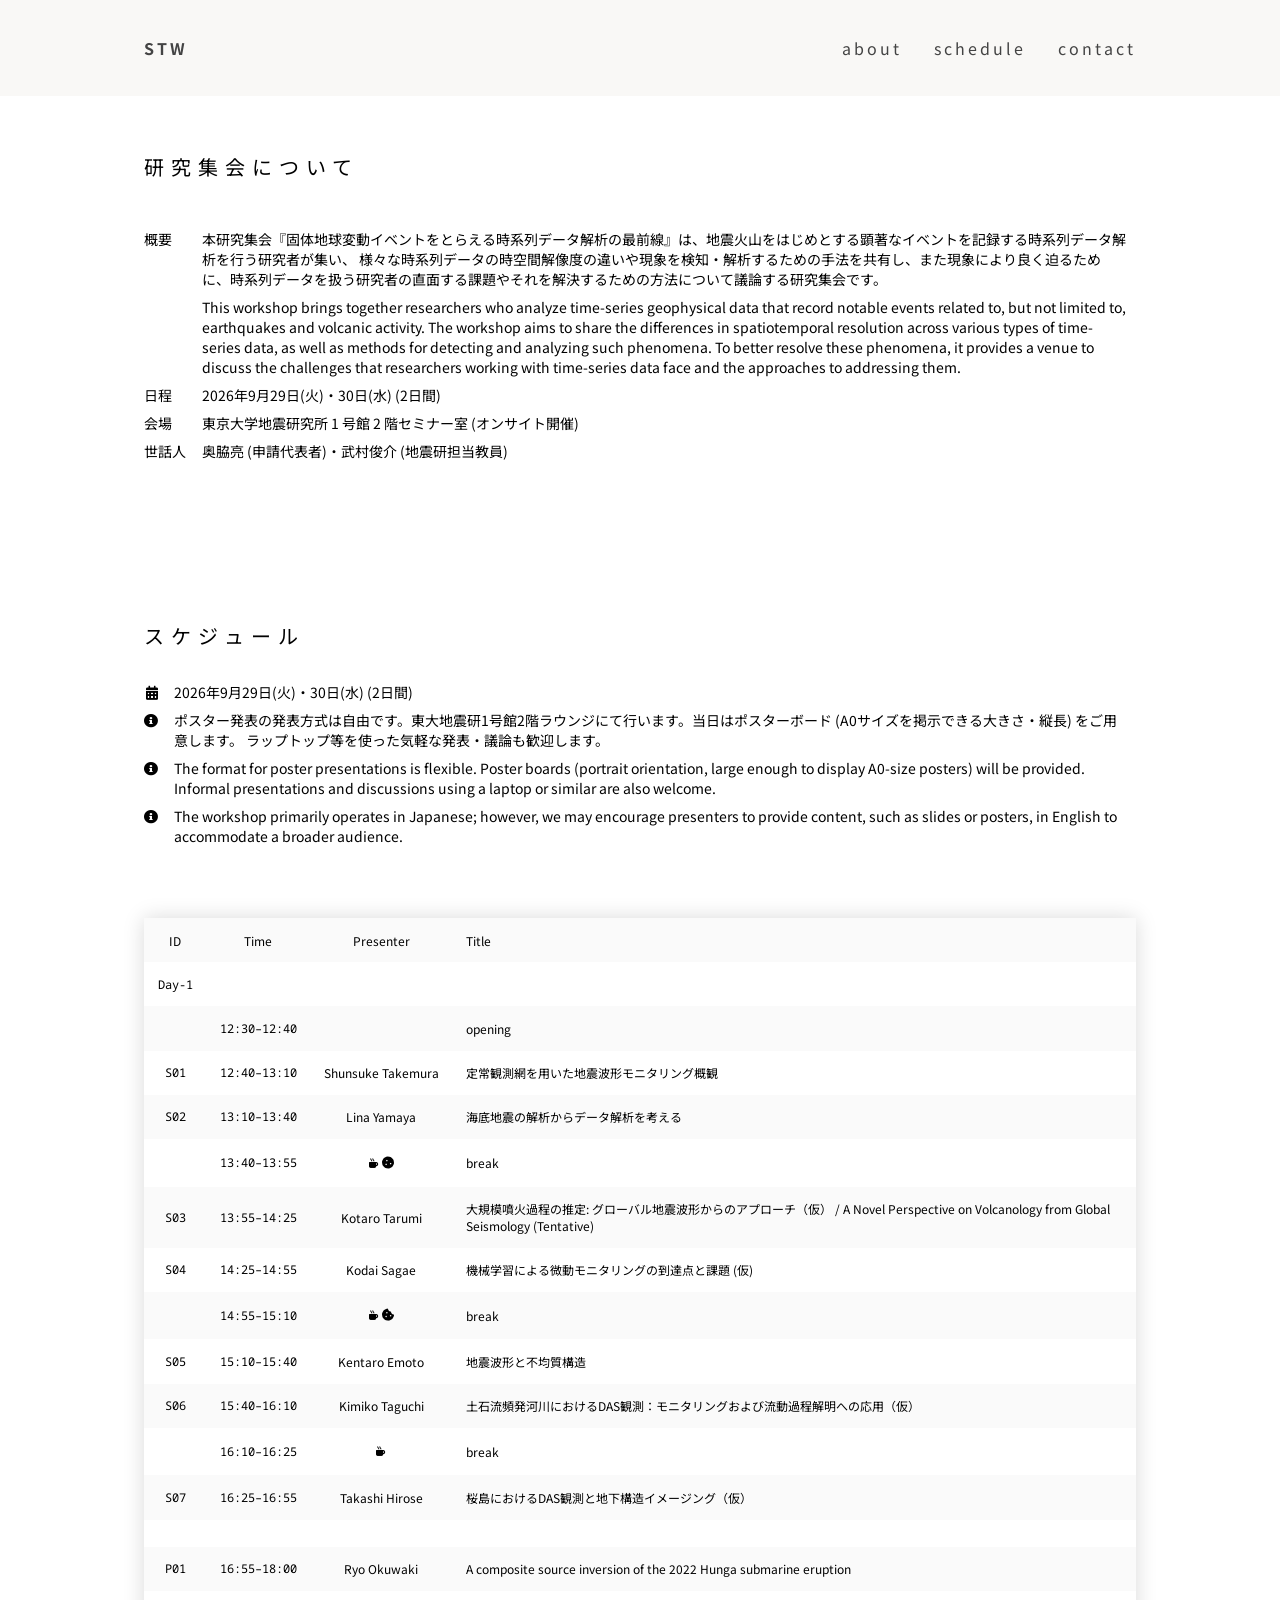
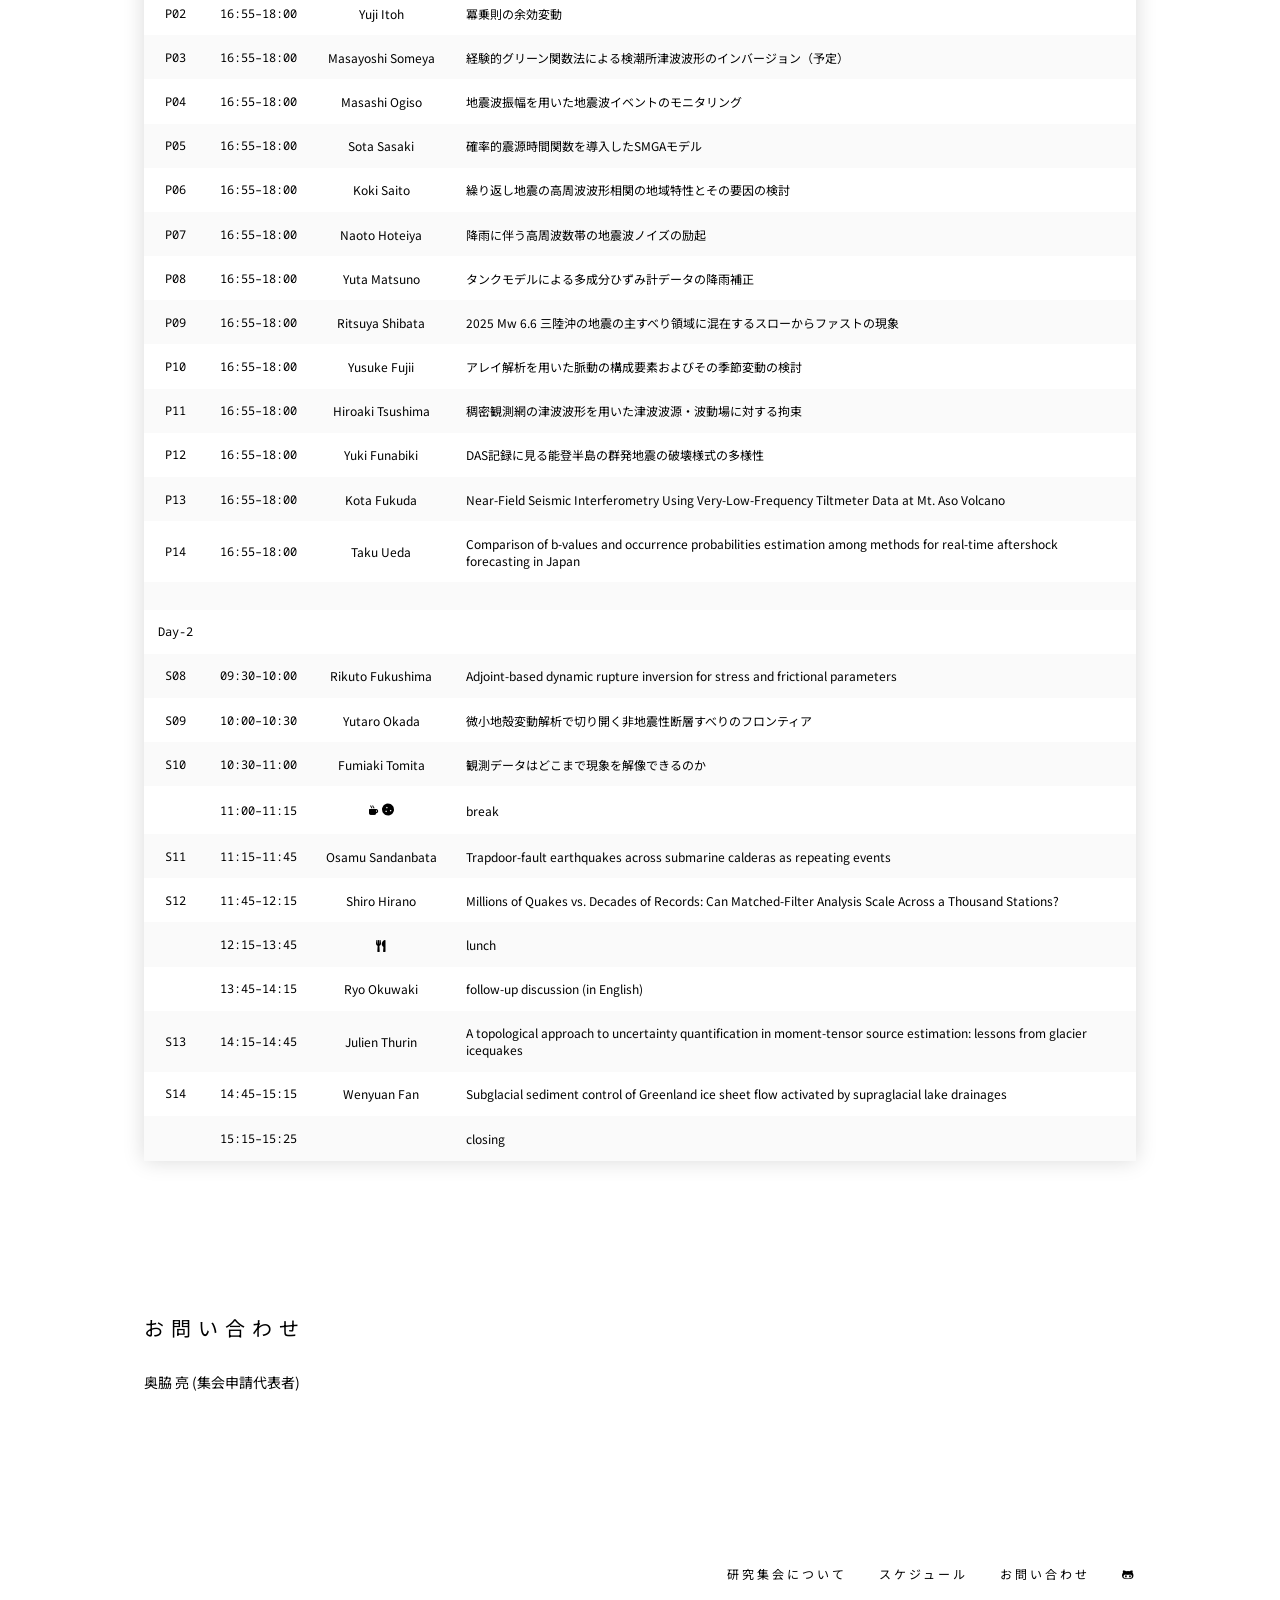
<file: docs/index.html>
<!doctype html>
<html>

<head>
  <meta charset="utf-8">
  <meta http-equiv="X-UA-Compatible" content="IE=edge,chrome=1">
  <meta name="viewport" content="width=device-width, initial-scale=1">
  <title>STW</title>
  <link rel="preconnect" href="https://fonts.googleapis.com">
  <link rel="preconnect" href="https://fonts.gstatic.com" crossorigin>
  <link href="https://fonts.googleapis.com/css2?family=Noto+Sans+JP:wght@400;700&family=Noto+Sans+Mono:wght@400;700&display=swap" rel="stylesheet">
  <link href="https://use.fontawesome.com/releases/v5.15.3/css/all.css" integrity="sha384-SZXxX4whJ79/gErwcOYf+zWLeJdY/qpuqC4cAa9rOGUstPomtqpuNWT9wdPEn2fk" crossorigin="anonymous" rel="stylesheet">
  <link href="./css/style.css" rel="preload" as="style">
  <link href="./css/style.css" rel="stylesheet">
</head>

<body>

  <div class="container">

    <nav id="menu-primary">
      <div id="menu-brand">
        <a href="https://rokuwaki.github.io/STW/">STW</a>
      </div>
      <div class="menu-container">
        <div id="menu-toggle-primary">
          <a class="open-menu-primary" href="#menu-primary"><span><i class="fas fa-bars"></i></span></a>
          <a class="close-menu-primary" href="#"><span><i class="fas fa-times"></i></span></a>
        </div>
        <div class="wrap">
          <ul class="menu-items" id="menu-primary-items">
            <li class="menu-item"><a href="#about">about</a></li>
            <li class="menu-item"><a href="#schedule">schedule</a></li>
            <li class="menu-item"><a href="#contact">contact</a></li>
          </ul>
        </div>
      </div>
    </nav>

    <div class="sub-container">
      <p class="sub-container-title" id="about">研究集会について</p>
      <table class="table organiser-table">
        <tbody>
          <tr>
            <td class="td-left">概要</td>
            <td class="td-any">本研究集会『固体地球変動イベントをとらえる時系列データ解析の最前線』は、地震火山をはじめとする顕著なイベントを記録する時系列データ解析を行う研究者が集い、
              様々な時系列データの時空間解像度の違いや現象を検知・解析するための手法を共有し、また現象により良く迫るために、時系列データを扱う研究者の直面する課題やそれを解決するための方法について議論する研究集会です。</td>
          </tr>
          <tr>
            <td class="td-left"></td>
            <td class="td-any">This workshop brings together researchers who analyze time-series geophysical data
              that record notable events related to, but not limited to, earthquakes and volcanic activity.
              The workshop aims to share the differences in spatiotemporal resolution across various types of time-series data,
              as well as methods for detecting and analyzing such phenomena.
              To better resolve these phenomena, it provides a venue to discuss the challenges that
              researchers working with time-series data face and the approaches to addressing them.</td>
          </tr>
          <tr>
            <td class="td-left">日程</td>
            <td class="td-any">2026年9月29日(火)・30日(水) (2日間)</td>
          </tr>
          <tr>
            <td class="td-left">会場</td>
            <td class="td-any">東京大学地震研究所 1 号館 2 階セミナー室 (オンサイト開催)</td>
          </tr>
          <tr>
            <td class="td-left">世話人</td>
            <td class="td-any">奥脇亮 (申請代表者)・武村俊介 (地震研担当教員)</td>
          </tr>
        </tbody>
      </table>
    </div>

    <div class="sub-container schedule">
      <p class="sub-container-title" id="schedule">スケジュール</p>

      <table class="table">
        <tbody>
          <tr>
            <td class="td-left"><i class="fas fa-calendar-alt"></i></td>
            <td class="td-any">2026年9月29日(火)・30日(水) (2日間)</td>
          </tr>
          <tr>
            <td class="td-left"><i class="fas fa-info-circle"></i></td>
            <td class="td-any">ポスター発表の発表方式は自由です。東大地震研1号館2階ラウンジにて行います。当日はポスターボード (A0サイズを掲示できる大きさ・縦長) をご用意します。
              ラップトップ等を使った気軽な発表・議論も歓迎します。</td>
          </tr>
          <tr>
            <td class="td-left"><i class="fas fa-info-circle"></i></td>
            <td class="td-any">The format for poster presentations is flexible.
              Poster boards (portrait orientation, large enough to display A0-size posters) will be provided.
              Informal presentations and discussions using a laptop or similar are also welcome.</td>
          </tr>
          <tr>
            <td class="td-left"><i class="fas fa-info-circle"></i></td>
            <td class="td-any">The workshop primarily operates in Japanese; however, we may encourage presenters to provide content, such as slides or posters, in English to accommodate a broader audience.<!-- / 発表言語の指定はありませんが、スライドやポスターなどのコンテンツについては、可能でしたら英語にしていただけると幸いです。--></td>
          </tr>
        </tbody>
      </table>

      <table class="styled-table">
        <thead>
          <tr>
            <th class="nowrap">ID</th>
            <th class="nowrap">Time</th>
            <th class="nowrap">Presenter</th>
            <th class="presentation-title">Title</th>
          </tr>
        </thead>
        <tbody>
          <tr>
            <td class="presentation-id nowrap">Day-1</td>
            <td class="presentation-time nowrap"></td>
            <td class="presentation-presenter nowrap"></td>
            <td class="presentation-title"></td>
          </tr>
          <tr>
            <td class="presentation-id nowrap"></td>
            <td class="presentation-time nowrap">12:30–12:40</td>
            <td class="presentation-presenter nowrap"></td>
            <td class="presentation-title">opening</td>
          </tr>
          <tr>
            <td class="presentation-id nowrap">S01</td>
            <td class="presentation-time nowrap">12:40–13:10</td>
            <td class="presentation-presenter nowrap">Shunsuke Takemura</td>
            <td class="presentation-title">定常観測網を用いた地震波形モニタリング概観</td>
          </tr>
          <tr>
            <td class="presentation-id nowrap">S02</td>
            <td class="presentation-time nowrap">13:10–13:40</td>
            <td class="presentation-presenter nowrap">Lina Yamaya</td>
            <td class="presentation-title">海底地震の解析からデータ解析を考える</td>
          </tr>
          <tr>
            <td class="presentation-id nowrap"></td>
            <td class="presentation-time nowrap">13:40–13:55</td>
            <td class="presentation-presenter nowrap"><i class="fas fa-mug-hot"></i> <i class="fas fa-cookie"></i></td>
            <td class="presentation-title">break</td>
          </tr>
          <tr>
            <td class="presentation-id nowrap">S03</td>
            <td class="presentation-time nowrap">13:55–14:25</td>
            <td class="presentation-presenter nowrap">Kotaro Tarumi</td>
            <td class="presentation-title">大規模噴火過程の推定: グローバル地震波形からのアプローチ（仮） / A Novel Perspective on Volcanology from Global Seismology (Tentative)</td>
          </tr>
          <tr>
            <td class="presentation-id nowrap">S04</td>
            <td class="presentation-time nowrap">14:25–14:55</td>
            <td class="presentation-presenter nowrap">Kodai Sagae</td>
            <td class="presentation-title">機械学習による微動モニタリングの到達点と課題 (仮)</td>
          </tr>
          <tr>
            <td class="presentation-id nowrap"></td>
            <td class="presentation-time nowrap">14:55–15:10</td>
            <td class="presentation-presenter nowrap"><i class="fas fa-mug-hot"></i> <i class="fas fa-cookie-bite"></i></td>
            <td class="presentation-title">break</td>
          </tr>
          <tr>
            <td class="presentation-id nowrap">S05</td>
            <td class="presentation-time nowrap">15:10–15:40</td>
            <td class="presentation-presenter nowrap">Kentaro Emoto</td>
            <td class="presentation-title">地震波形と不均質構造</td>
          </tr>
          <tr>
            <td class="presentation-id nowrap">S06</td>
            <td class="presentation-time nowrap">15:40–16:10</td>
            <td class="presentation-presenter nowrap">Kimiko Taguchi</td>
            <td class="presentation-title">土石流頻発河川におけるDAS観測：モニタリングおよび流動過程解明への応用（仮）</td>
          </tr>
          <tr>
            <td class="presentation-id nowrap"></td>
            <td class="presentation-time nowrap">16:10–16:25</td>
            <td class="presentation-presenter nowrap"><i class="fas fa-mug-hot"></i></td>
            <td class="presentation-title">break</td>
          </tr>
          <tr>
            <td class="presentation-id nowrap">S07</td>
            <td class="presentation-time nowrap">16:25–16:55</td>
            <td class="presentation-presenter nowrap">Takashi Hirose</td>
            <td class="presentation-title">桜島におけるDAS観測と地下構造イメージング（仮）</td>
          </tr>
          <tr>
            <td class="presentation-id nowrap"> </td>
            <td class="presentation-time nowrap"> </td>
            <td class="presentation-presenter nowrap"> </td>
            <td class="presentation-title"> </td>
          </tr>
          <tr>
            <td class="presentation-id nowrap">P01</td>
            <td class="presentation-time nowrap">16:55–18:00</td>
            <td class="presentation-presenter nowrap">Ryo Okuwaki</td>
            <td class="presentation-title">A composite source inversion of the 2022 Hunga submarine eruption</td>
          </tr>
          <tr>
            <td class="presentation-id nowrap">P02</td>
            <td class="presentation-time nowrap">16:55–18:00</td>
            <td class="presentation-presenter nowrap">Yuji Itoh</td>
            <td class="presentation-title">冪乗則の余効変動</td>
          </tr>
          <tr>
            <td class="presentation-id nowrap">P03</td>
            <td class="presentation-time nowrap">16:55–18:00</td>
            <td class="presentation-presenter nowrap">Masayoshi Someya</td>
            <td class="presentation-title">経験的グリーン関数法による検潮所津波波形のインバージョン（予定）</td>
          </tr>
          <tr>
            <td class="presentation-id nowrap">P04</td>
            <td class="presentation-time nowrap">16:55–18:00</td>
            <td class="presentation-presenter nowrap">Masashi Ogiso</td>
            <td class="presentation-title">地震波振幅を用いた地震波イベントのモニタリング</td>
          </tr>
          <tr>
            <td class="presentation-id nowrap">P05</td>
            <td class="presentation-time nowrap">16:55–18:00</td>
            <td class="presentation-presenter nowrap">Sota Sasaki</td>
            <td class="presentation-title">確率的震源時間関数を導入したSMGAモデル</td>
          </tr>
          <tr>
            <td class="presentation-id nowrap">P06</td>
            <td class="presentation-time nowrap">16:55–18:00</td>
            <td class="presentation-presenter nowrap">Koki Saito</td>
            <td class="presentation-title">繰り返し地震の高周波波形相関の地域特性とその要因の検討</td>
          </tr>
          <tr>
            <td class="presentation-id nowrap">P07</td>
            <td class="presentation-time nowrap">16:55–18:00</td>
            <td class="presentation-presenter nowrap">Naoto Hoteiya</td>
            <td class="presentation-title">降雨に伴う高周波数帯の地震波ノイズの励起</td>
          </tr>
          <tr>
            <td class="presentation-id nowrap">P08</td>
            <td class="presentation-time nowrap">16:55–18:00</td>
            <td class="presentation-presenter nowrap">Yuta Matsuno</td>
            <td class="presentation-title">タンクモデルによる多成分ひずみ計データの降雨補正</td>
          </tr>
          <tr>
            <td class="presentation-id nowrap">P09</td>
            <td class="presentation-time nowrap">16:55–18:00</td>
            <td class="presentation-presenter nowrap">Ritsuya Shibata</td>
            <td class="presentation-title">2025 Mw 6.6 三陸沖の地震の主すべり領域に混在するスローからファストの現象</td>
          </tr>
          <tr>
            <td class="presentation-id nowrap">P10</td>
            <td class="presentation-time nowrap">16:55–18:00</td>
            <td class="presentation-presenter nowrap">Yusuke Fujii</td>
            <td class="presentation-title">アレイ解析を用いた脈動の構成要素およびその季節変動の検討</td>
          </tr>
          <tr>
            <td class="presentation-id nowrap">P11</td>
            <td class="presentation-time nowrap">16:55–18:00</td>
            <td class="presentation-presenter nowrap">Hiroaki Tsushima</td>
            <td class="presentation-title">稠密観測網の津波波形を用いた津波波源・波動場に対する拘束</td>
          </tr>
          <tr>
            <td class="presentation-id nowrap">P12</td>
            <td class="presentation-time nowrap">16:55–18:00</td>
            <td class="presentation-presenter nowrap">Yuki Funabiki</td>
            <td class="presentation-title">DAS記録に見る能登半島の群発地震の破壊様式の多様性</td>
          </tr>
          <tr>
            <td class="presentation-id nowrap">P13</td>
            <td class="presentation-time nowrap">16:55–18:00</td>
            <td class="presentation-presenter nowrap">Kota Fukuda</td>
            <td class="presentation-title">Near-Field Seismic Interferometry Using Very-Low-Frequency Tiltmeter Data at Mt. Aso Volcano</td>
          </tr>
          <tr>
            <td class="presentation-id nowrap">P14</td>
            <td class="presentation-time nowrap">16:55–18:00</td>
            <td class="presentation-presenter nowrap">Taku Ueda</td>
            <td class="presentation-title">Comparison of b-values and occurrence probabilities estimation among methods for real-time aftershock forecasting in Japan</td>
          </tr>
          <tr>
            <td class="presentation-id nowrap"> </td>
            <td class="presentation-time nowrap"> </td>
            <td class="presentation-presenter nowrap"> </td>
            <td class="presentation-title"> </td>
          </tr>
          <tr>
            <td class="presentation-id nowrap">Day-2</td>
            <td class="presentation-time nowrap"> </td>
            <td class="presentation-presenter nowrap"> </td>
            <td class="presentation-title"> </td>
          </tr>
          <tr>
            <td class="presentation-id nowrap">S08</td>
            <td class="presentation-time nowrap">09:30–10:00</td>
            <td class="presentation-presenter nowrap">Rikuto Fukushima</td>
            <td class="presentation-title">Adjoint-based dynamic rupture inversion for stress and frictional parameters</td>
          </tr>
          <tr>
            <td class="presentation-id nowrap">S09</td>
            <td class="presentation-time nowrap">10:00–10:30</td>
            <td class="presentation-presenter nowrap">Yutaro Okada</td>
            <td class="presentation-title">微小地殻変動解析で切り開く非地震性断層すべりのフロンティア</td>
          </tr>
          <tr>
            <td class="presentation-id nowrap">S10</td>
            <td class="presentation-time nowrap">10:30–11:00</td>
            <td class="presentation-presenter nowrap">Fumiaki Tomita</td>
            <td class="presentation-title">観測データはどこまで現象を解像できるのか</td>
          </tr>
          <tr>
            <td class="presentation-id nowrap"></td>
            <td class="presentation-time nowrap">11:00–11:15</td>
            <td class="presentation-presenter nowrap"><i class="fas fa-mug-hot"></i> <i class="fas fa-cookie"></i></td>
            <td class="presentation-title">break</td>
          </tr>
          <tr>
            <td class="presentation-id nowrap">S11</td>
            <td class="presentation-time nowrap">11:15–11:45</td>
            <td class="presentation-presenter nowrap">Osamu Sandanbata</td>
            <td class="presentation-title">Trapdoor-fault earthquakes across submarine calderas as repeating events</td>
          </tr>
          <tr>
            <td class="presentation-id nowrap">S12</td>
            <td class="presentation-time nowrap">11:45–12:15</td>
            <td class="presentation-presenter nowrap">Shiro Hirano</td>
            <td class="presentation-title">Millions of Quakes vs. Decades of Records: Can Matched-Filter Analysis Scale Across a Thousand Stations?</td>
          </tr>
          <tr>
            <td class="presentation-id nowrap"></td>
            <td class="presentation-time nowrap">12:15–13:45</td>
            <td class="presentation-presenter nowrap"><i class="fas fa-utensils"></i></td>
            <td class="presentation-title">lunch</td>
          </tr>
          <tr>
            <td class="presentation-id nowrap"></td>
            <td class="presentation-time nowrap">13:45–14:15</td>
            <td class="presentation-presenter nowrap">Ryo Okuwaki</td>
            <td class="presentation-title">follow-up discussion (in English)</td>
          </tr>
          <tr>
            <td class="presentation-id nowrap">S13</td>
            <td class="presentation-time nowrap">14:15–14:45</td>
            <td class="presentation-presenter nowrap">Julien Thurin</td>
            <td class="presentation-title">A topological approach to uncertainty quantification in moment-tensor source estimation: lessons from glacier icequakes</td>
          </tr>
          <tr>
            <td class="presentation-id nowrap">S14</td>
            <td class="presentation-time nowrap">14:45–15:15</td>
            <td class="presentation-presenter nowrap">Wenyuan Fan</td>
            <td class="presentation-title">Subglacial sediment control of Greenland ice sheet flow activated by supraglacial lake drainages</td>
          </tr>
          <tr>
            <td class="presentation-id nowrap"></td>
            <td class="presentation-time nowrap">15:15–15:25</td>
            <td class="presentation-presenter nowrap"></td>
            <td class="presentation-title">closing</td>
          </tr>

        </tbody>
      </table>
    </div>

    <div class="sub-container">
      <p class="sub-container-title" id="contact">お問い合わせ</p>
      <p><a href="https://www.geol.tsukuba.ac.jp/~rokuwaki/">奥脇 亮 (集会申請代表者)</a></p>
    </div>

    <div class="sub-container footer">
      <nav id="menu-primary">
        <div id="menu-brand">
          <a href="#"></a>
        </div>
        <div class="menu-container">
          <div class="wrap">
            <ul class="menu-items" id="menu-primary-items">
              <li class="menu-item"><a href="#about">研究集会について</a></li>
              <li class="menu-item"><a href="#schedule">スケジュール</a></li>
              <li class="menu-item"><a href="#contact">お問い合わせ</a></li>
              <li class="menu-item github"><a href="https://github.com/rokuwaki/STW"><i class="fab fa-github-alt"></i></a></li>
            </ul>
          </div>
        </div>
      </nav>
    </div>

  </div>

</body>

</html>
</file>
<file: docs/css/style.css>
body {
  margin: 0;
  font-family: 'Noto Sans JP', sans-serif;
  font-weight: 400;
  -webkit-text-size-adjust: 100%;
  -ms-text-size-adjust: 100%;
  color: #000;
  background-color: #fff;
  font-size: 14px;
}

a:link, a:visited,
.footer #menu-primary a:link,
.footer #menu-primary a:visited {
  text-decoration: none;
  color: #000;
}

a:hover, a:active,
.footer #menu-primary a:hover,
.footer #menu-primary a:active {
  color: #777;
}

p {
  text-align: justify;
  text-justify: inter-ideograph;
}

rt {
  text-align: center;
  font-size: 75%;
}

.mono, .presentation-id, .presentation-time {
  font-family: 'Noto Sans Mono';
}

.cover {
  width: 100%;
  min-height: calc(80vh - 4rem);
  display: flex;
  justify-content: center;
  flex-direction: column;
  background: rgba(240, 238, 233, 0.4);
  font-family: 'Futura', 'Noto Sans JP', sans-serif;
}

.cover-contents {
  width: auto;
  margin: 0 auto;
  text-align: left;
  padding: 0 2rem 4rem 2rem;
}

.cover-title {
  font-weight: bold;
  color: #dd7688;
  letter-spacing: 5px;
  font-size: 48px;
}

.cover-date {
  letter-spacing: 5px;
  color:#444;
  line-height: 2rem;
  text-align: center;
  padding: 0 0.5rem 0 0.5rem;
}

.acknowledgments-box {
  width: 100%;
  margin: 0 auto 3rem auto;
  display: flex;
  justify-content: center;
  align-items: center;
  font-size: 12px;
  text-align: center;
  min-height: calc(20vh - 2rem);
}

.acknowledgments {
  width: auto;
  margin: 2rem 2rem 2rem 2rem;
}

.sub-container {
  padding: 2rem;
  position: relative;
  max-width: 992px;
  height: 100%;
  margin: 0rem auto 4rem auto;
}

.sub-container-title {
  display: inline-block;
  width: auto;
  letter-spacing: 7px;
  font-size: 20px;
  padding: 1.5rem 0 1rem 0;
  margin: 0 0 0rem 0;
}

.fa-map-marker-alt,
.fa-calendar-alt,
.fa-file-pdf {
  padding-left: 0.12rem;
}

.fa-bullhorn {
  padding-right: 0.3rem;
}

.fa-envelope {
  vertical-align: -1px;
  padding-right: 0.2rem;
}

.fa-mug-hot {
  font-size: 80%;
  padding-bottom: 0.3rem;
}

table.table {
  border-collapse: collapse;
  margin-top: 1rem;
}

table.table td {
  text-align: left;
  vertical-align: top;
  padding: 0 0.5rem 0.5rem 0;
}

table.table td.td-left {
  white-space: nowrap;
}

table.table td.td-any {
  padding-left: 0.5rem;
}

table.table td.td-organiser-name,
table.table td.td-organiser-role {
  text-align: center;
}

table.table td.td-note-pale {
  font-size: 12px;
}

table.styled-table {
  width: 100%;
  border-collapse: collapse;
  margin: 4rem 0 0 0;
  padding: 0;
  max-width: 100%;
  box-shadow: 0 0 20px rgba(0, 0, 0, 0.15);
  font-size: 12px;
}

.styled-table thead tr {
  background-color: #fafafa;
  text-align: left;
}

.styled-table thead th {
  font-weight: normal;
}

.styled-table th,
.styled-table td {
  padding: 0.85rem;
}

.styled-table tbody tr:nth-of-type(even) {
  background-color: #fafafa;
}

.styled-table tbody tr:last-of-type {
  border-bottom: thin solid #fafafa;
}

.styled-table td.nowrap,
.styled-table th.nowrap {
  white-space: nowrap;
  text-align: center;
}

table.organiser-table {
  margin-top: 2rem;
}

tbody tr.row-sep {
  border-top: 1px solid #f1f1f1;
}

#menu-primary {
  letter-spacing: 3px;
  background-color: rgba(240, 238, 233, 0.4);
  padding: 2rem 0 2rem max(2rem, calc(50vw - 496px));  /* ← 変更 */
  margin: 0;
  color: #fff;
  line-height: 2rem;
  font-family: 'Futura', 'Noto Sans JP', sans-serif;
  font-size: 16px;
}

#menu-toggle-primary {
  display: none;
}

#menu-primary a:link,
#menu-primary a:visited {
  color: #444;
}

#menu-primary a:hover,
#menu-primary a:active {
  color: #777;
}

ul.menu-items {
  display: flex;
  list-style: none;
  padding: 0;
  margin: 0 max(2rem, calc(50vw - 496px)) 0 0;  /* ← 変更 */
  justify-content: flex-end;
}

li.menu-item {
  float: left;
  padding-left: 2rem;
}

#menu-brand {
  font-weight: bold;
  float: left;
}

.footer #menu-primary {
  padding: 1.5rem 0 0 0;
  background: none;
  color: #000;
  font-size: 12px;
}

.footer ul.menu-items {
  margin: 0;
}

.footer #menu-brand {
  font-weight: normal;
}

/* middle screen, where the cover title collapses */
@media only screen and (max-width: 1043px) {
  .cover-date {
    text-align: left;
  }

  .acknowledgments-box {
    justify-content: left;
    align-items: center;
  }
}

/* mobile screen (small screen), where the menu toggle appears */
@media only screen and (max-width: 850px) {
  .cover {
    width: 100%;
    min-height: calc(50vh - 4rem);
  }

  #menu-primary,
  #menu-primary:target #menu-primary-items,
  #menu-primary:target #menu-toggle-primary a.close-menu-primary,
  .footer #menu-primary-items {
    display: block;
  }

  #menu-brand {
    float: none;
  }

  li.menu-item {
    float: none;
    padding: 0;
  }

  .footer ul.menu-items,
  .footer #menu-brand {
    width: 100%;
    margin: 0 auto;
    display: flex;
    justify-content: center;
    align-items: center;
    text-align: center;
  }

  .footer li.menu-item {
    padding: 0;
  }

  #menu-primary-items,
  #menu-toggle-primary a.close-menu-primary,
  #menu-primary:target #menu-toggle-primary a.open-menu-primary {
    display: none;
  }

  #menu-toggle-primary {
    display: block;
    position: absolute;
    right: 25px;
    top: 31px;
  }

  .menu-item.github {
    display: none;
  }
}

/* very small mobile screen */
@media only screen and (max-width: 425px) {
  .cover-title {
    font-size: 36px;
  }

  th.presentation-title,
  td.presentation-title {
    display: none;
  }

  .sub-container-title {
    text-align: center;
    margin: 0 auto 0 auto;
    width: 100%;
  }

  .cover-title {
    text-align: center;
  }

  .cover-date {
    text-align: center;
    font-size: 12px;
  }
}
</file>
